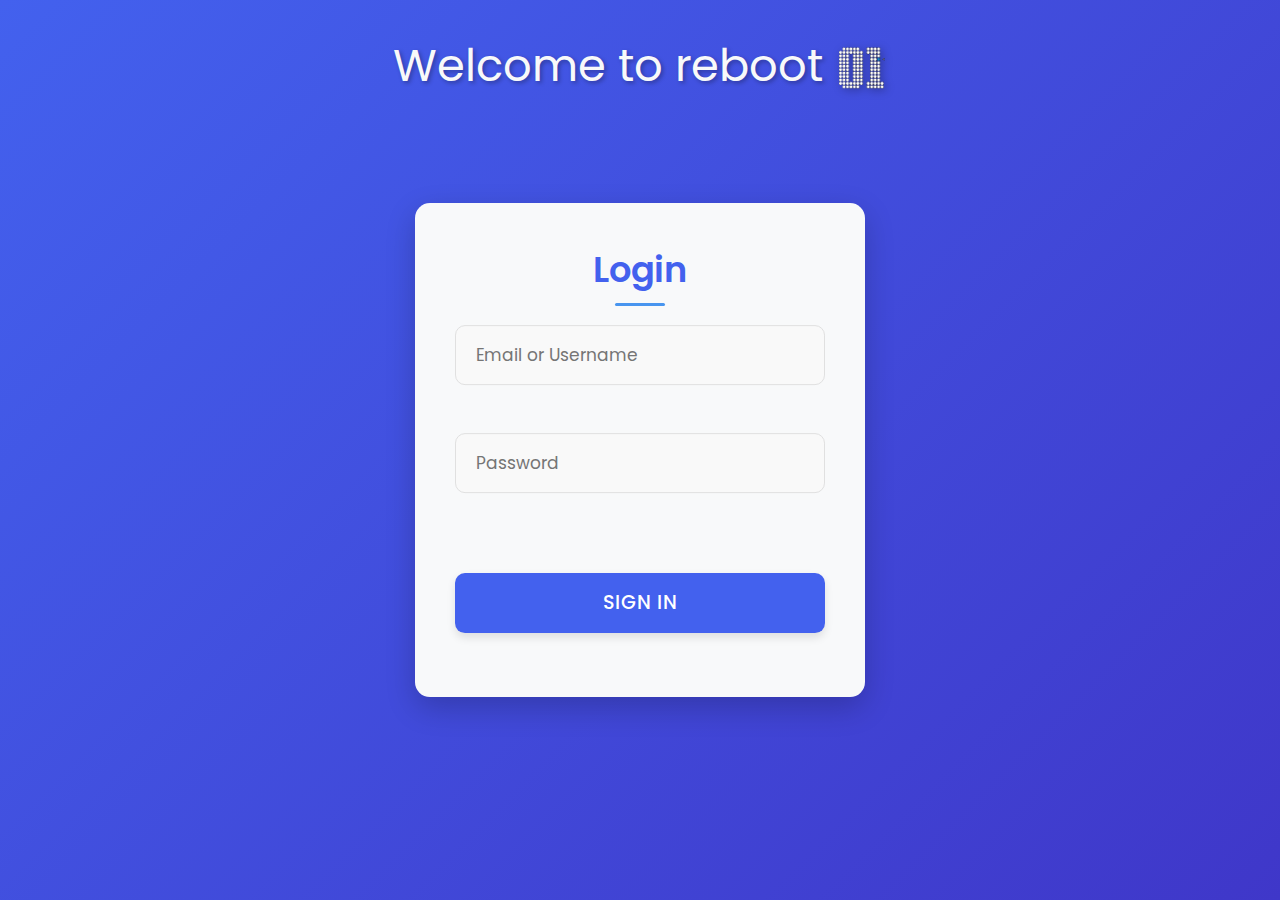
<file: index.html>
<!DOCTYPE html>
<html lang="en">
    <head>
        <title>Zone 01</title>
        <meta charset="UTF-8">
        <meta name="viewport" content="width=device-width, initial-scale=1.0">
        <link rel="stylesheet" type="text/css" href="css/LoginPageStyle.css" />
        <link rel="icon" href="./img/titleLogo.ico" />
        <link rel="preconnect" href="https://fonts.googleapis.com">
        <link rel="preconnect" href="https://fonts.gstatic.com" crossorigin>
        <link href="https://fonts.googleapis.com/css2?family=Poppins:wght@300;400;500;600;700&display=swap" rel="stylesheet">
    </head>

    <body>
        <div class="page-wrapper">
            <div id="welcome" class="title welcome">Welcome to reboot<img src="./img/01Logo.png" class="O1-logo"/></div>

            <div class="container">
                <div class="login form">
                    <header>Login</header>

                    <form>  
                        <div class="input-group">
                            <input id="email" name="email" type="email" placeholder="Email or Username" />
                        </div>
                        <div class="input-group">
                            <input id="password" name="password" type="password" placeholder="Password" />
                        </div>
                        <input type="submit" class="button" value="SIGN IN" />
                    </form>
                </div>
            </div>
            
            <div id="showUserInfo">
            </div>

            <button onclick="logOut();" class="signout-button">SIGN OUT</button>
        </div>

        <!-- <footer>Created by Ali's Group </footer> -->

        <!-- Link All JS codes -->
        <script src="mainCode.js"></script>
        <script src="getToeken.js"></script>
        <script src="getData.js"></script>
        <script src="showData.js"></script>
        <script src="JSCharts/BarChart.js"></script>
        <script src="JSCharts/LineChart.js"></script>
        <script src="JSCharts/PieChart.js"></script>
        <script src="JSCharts/PiscineBarChart.js"></script>
    </body>
</html>
</file>
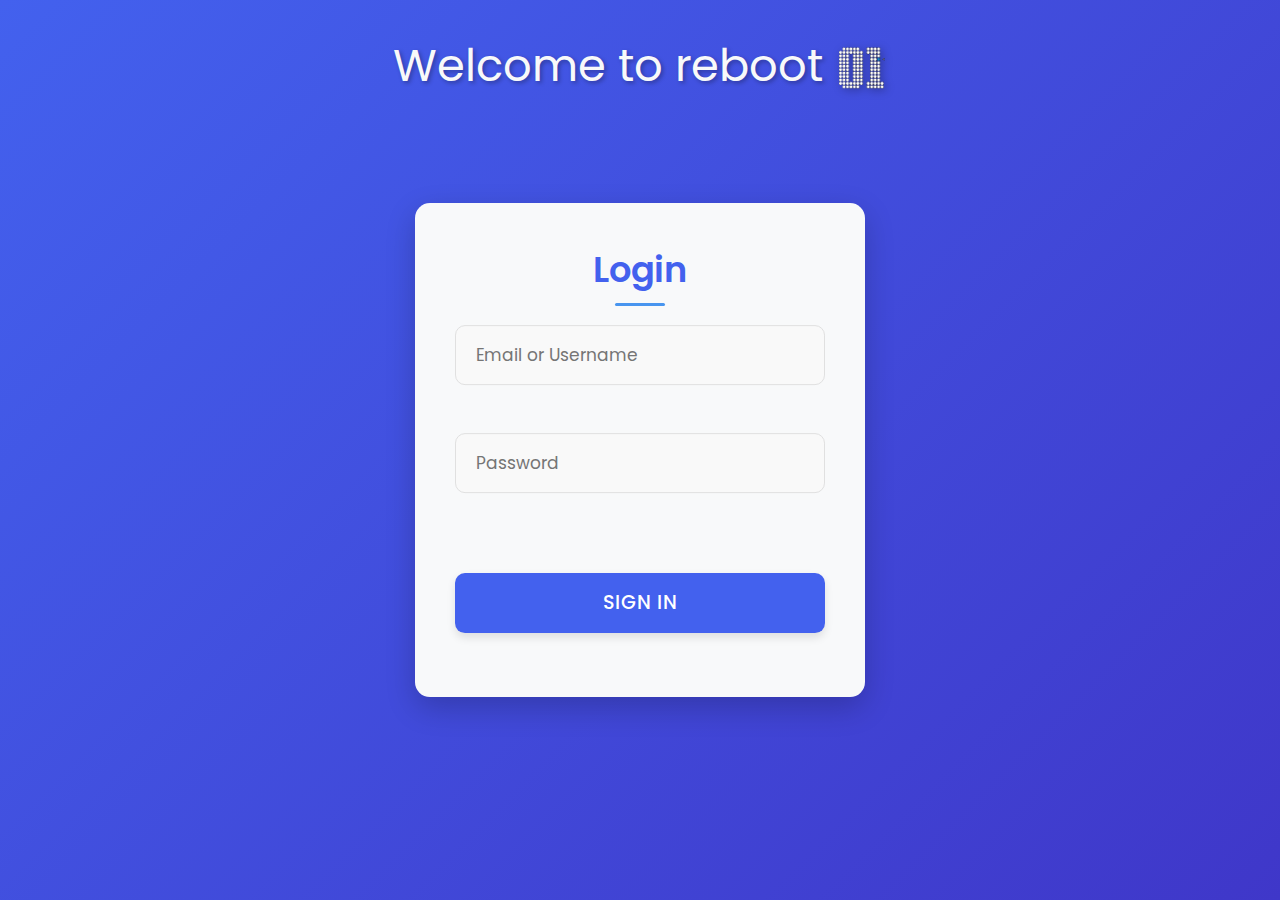
<file: Loginpage.html>
<!DOCTYPE html>
<html lang="en">
    <head>
        <title>Zone 01</title>
        <meta charset="UTF-8">
        <meta name="viewport" content="width=device-width, initial-scale=1.0">
        <link rel="stylesheet" type="text/css" href="css/LoginPageStyle.css" />
        <link rel="icon" href="./img/titleLogo.ico" />
        <link rel="preconnect" href="https://fonts.googleapis.com">
        <link rel="preconnect" href="https://fonts.gstatic.com" crossorigin>
        <link href="https://fonts.googleapis.com/css2?family=Poppins:wght@300;400;500;600;700&display=swap" rel="stylesheet">
    </head>

    <body>
        <div class="page-wrapper">
            <div id="welcome" class="title welcome">Welcome to reboot<img src="./img/01Logo.png" class="O1-logo"/></div>

            <div class="container">
                <div class="login form">
                    <header>Login</header>

                    <form>  
                        <div class="input-group">
                            <input id="email" name="email" type="email" placeholder="Email or Username" />
                        </div>
                        <div class="input-group">
                            <input id="password" name="password" type="password" placeholder="Password" />
                        </div>
                        <input type="submit" class="button" value="SIGN IN" />
                    </form>
                </div>
            </div>
            
            <div id="showUserInfo">
            </div>

            <button onclick="logOut();" class="signout-button">SIGN OUT</button>
        </div>

        <!-- <footer>Created by Ali's Group </footer> -->

        <!-- Link All JS codes -->
        <script src="mainCode.js"></script>
        <script src="getToeken.js"></script>
        <script src="getData.js"></script>
        <script src="showData.js"></script>
        <script src="JSCharts/BarChart.js"></script>
        <script src="JSCharts/LineChart.js"></script>
        <script src="JSCharts/PieChart.js"></script>
        <script src="JSCharts/PiscineBarChart.js"></script>
    </body>
</html>
</file>
<file: css/LoginPageStyle.css>
*{
  margin: 0;
  padding: 0;
  box-sizing: border-box;
  font-family: 'Poppins', sans-serif;
}

:root {
  --primary-color: #4361ee;
  --secondary-color: #3f37c9;
  --accent-color: #4895ef;
  --success-color: #4cc9f0;
  --danger-color: #f72585;
  --light-color: #f8f9fa;
  --dark-color: #212529;
  --transition: all 0.3s ease-in-out;
}

.welcome {
  font-size: 2.8rem;
  text-align: center;
  margin-top: 2rem;
  color: var(--light-color);
  text-shadow: 2px 2px 4px rgba(0, 0, 0, 0.3);
  animation: fadeIn 1s ease-in-out;
}

@keyframes fadeIn {
  from { opacity: 0; transform: translateY(-20px); }
  to { opacity: 1; transform: translateY(0); }
}

.O1-logo {
  width: 55px;
  height: 55px;
  display: inline-block;
  vertical-align: middle;
  margin-left: 10px;
  filter: drop-shadow(2px 2px 4px rgba(0, 0, 0, 0.3));
  transition: var(--transition);
}

.O1-logo:hover {
  transform: scale(1.1) rotate(5deg);
}

body{
  min-height: 100vh;
  width: 100%;
  background: linear-gradient(135deg, var(--primary-color), var(--secondary-color));
  font-family: 'Poppins', sans-serif;
  color: var(--dark-color);
}

.page-wrapper {
  min-height: 100vh;
  display: flex;
  flex-direction: column;
  align-items: center;
  position: relative;
}

.container{
  position: absolute;
  top: 50%;
  left: 50%;
  transform: translate(-50%,-50%);
  max-width: 450px;
  width: 100%;
  background: var(--light-color);
  border-radius: 15px;
  box-shadow: 0 10px 30px rgba(0,0,0,0.2);
  display: block;
  overflow: hidden;
  animation: slideUp 0.8s ease-out;
}

@keyframes slideUp {
  from { opacity: 0; transform: translate(-50%, -40%); }
  to { opacity: 1; transform: translate(-50%, -50%); }
}

.container .form{
  padding: 2.5rem;
}

.input-group {
  position: relative;
  margin-bottom: 1.5rem;
}

.input-group input {
  margin-bottom: 0;
  transition: var(--transition);
}

.input-group input:focus {
  transform: translateY(-2px);
}

.form header{
  font-size: 2.2rem;
  font-weight: 600;
  text-align: center;
  margin-bottom: 1.8rem;
  color: var(--primary-color);
  position: relative;
}

.form header::after {
  content: '';
  position: absolute;
  bottom: -10px;
  left: 50%;
  transform: translateX(-50%);
  width: 50px;
  height: 3px;
  background: var(--accent-color);
  border-radius: 10px;
}

.form input{
  height: 60px;
  width: 100%;
  padding: 0 20px;
  font-size: 17px;
  margin-bottom: 1.5rem;
  border: 1px solid #e0e0e0;
  border-radius: 10px;
  outline: none;
  transition: var(--transition);
  background-color: #f9f9f9;
}
 
.form input:focus{
  border-color: var(--accent-color);
  box-shadow: 0 0 10px rgba(67, 97, 238, 0.15);
  background-color: white;
}

.form input.button{
  color: #fff;
  background: var(--primary-color);
  font-size: 1.2rem;
  font-weight: 500;
  letter-spacing: 1px;
  margin-top: 2rem;
  cursor: pointer;
  transition: var(--transition);
  border: none;
  box-shadow: 0 4px 8px rgba(0,0,0,0.1);
}

.form input.button:hover{
  background: var(--secondary-color);
  transform: translateY(-3px);
  box-shadow: 0 6px 12px rgba(0,0,0,0.15);
}

.form input.button:active {
  transform: translateY(0);
  box-shadow: 0 2px 4px rgba(0,0,0,0.1);
}

h1, h2, h3 {
  text-align: center;
  margin: 0.8rem 0;
  color: var(--light-color);
}

span {
  font-weight: bold;
  color: var(--success-color);
  text-shadow: 1px 1px 2px rgba(0,0,0,0.1);
}

.signout-button {
  color: #fff;
  background: var(--danger-color);
  font-size: 1rem;
  font-weight: 500;
  letter-spacing: 1px;
  padding: 0.8rem 1.5rem; 
  border-radius: 10px;
  border: none;
  cursor: pointer;
  position: absolute;
  top: 2vh;
  right: 2vw;
  display: none;
  transition: var(--transition);
  box-shadow: 0 4px 8px rgba(0,0,0,0.1);
  z-index: 100;
 }

.signout-button:hover {
  background-color: #e5126f;
  transform: translateY(-3px);
  box-shadow: 0 6px 12px rgba(0,0,0,0.15);
}

.signout-button:active {
  transform: translateY(0);
  box-shadow: 0 2px 4px rgba(0,0,0,0.1);
}

/* Hide showUserInfo div on login page by default */
#showUserInfo {
  display: none; /* Hide by default on login page */
  text-align: center;
  padding: 2rem;
  background-color: rgba(255, 255, 255, 0.1);
  backdrop-filter: blur(5px);
  border-radius: 15px;
  box-shadow: 0 8px 32px rgba(0, 0, 0, 0.1);
  margin-top: 2rem;
  overflow: auto;
  max-height: 80vh;
}
#showUserInfo h2, #showUserInfo h3, #showUserInfo h4 {
  margin-bottom: 1rem;
  color: var(--light-color);
}

#showUserInfo details {
  background-color: rgba(255, 255, 255, 0.9);
  border-radius: 10px;
  margin-bottom: 1.5rem;
  overflow: hidden;
  box-shadow: 0 4px 6px rgba(0, 0, 0, 0.1);
  transition: var(--transition);
}

#showUserInfo details:hover {
  transform: translateY(-5px);
  box-shadow: 0 8px 15px rgba(0, 0, 0, 0.15);
}

#showUserInfo details summary {
  padding: 1rem;
  background-color: var(--primary-color);
  color: white;
  font-weight: 600;
  cursor: pointer;
  position: relative;
  transition: var(--transition);
}

#showUserInfo details summary:hover {
  background-color: var(--secondary-color);
}

#showUserInfo details svg {
  margin: 1rem auto;
  display: block;
  border-radius: 10px;
  box-shadow: 0 4px 8px rgba(0, 0, 0, 0.1);
}

/* 
footer {
  color: black;
  bottom: 0;
  width: 100%;
  padding: 10px 0;
  position:fixed;
}
 */
</file>
